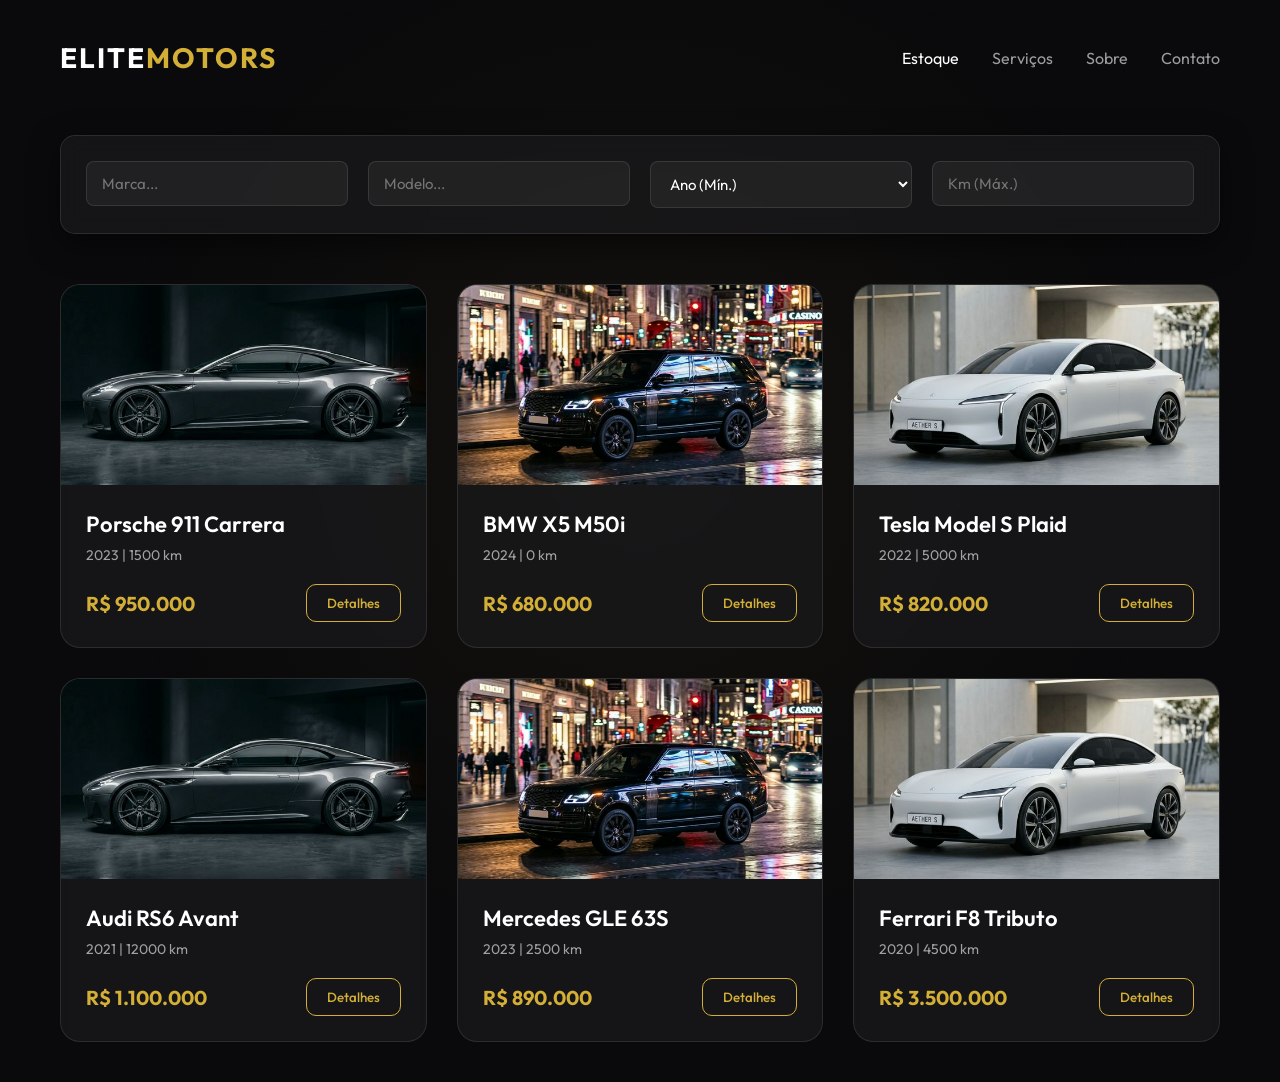
<file: 3.css1.2/index.html>
<!DOCTYPE html>
<html lang="pt-br">

<head>
    <meta charset="UTF-8">
    <meta name="viewport" content="width=device-width, initial-scale=1.0">
    <title>Premium Car Sales | Elite Motors</title>
    <link rel="stylesheet" href="style.css">
    <link rel="preconnect" href="https://fonts.googleapis.com">
    <link rel="preconnect" href="https://fonts.gstatic.com" crossorigin>
    <link href="https://fonts.googleapis.com/css2?family=Outfit:wght@300;400;600;700&display=swap" rel="stylesheet">
</head>

<body>
    <div class="overlay"></div>
    <main class="container">
        <header>
            <div class="logo">
                <h1>ELITE<span>MOTORS</span></h1>
            </div>
            <nav>
                <a href="#" class="active">Estoque</a>
                <a href="#">Serviços</a>
                <a href="#">Sobre</a>
                <a href="#">Contato</a>
            </nav>
        </header>

        <section class="filters-bar">
            <div class="filter-group">
                <input type="text" id="filter-brand" placeholder="Marca...">
            </div>
            <div class="filter-group">
                <input type="text" id="filter-model" placeholder="Modelo...">
            </div>
            <div class="filter-group">
                <select id="filter-year">
                    <option value="">Ano (Mín.)</option>
                    <option value="2020">2020+</option>
                    <option value="2021">2021+</option>
                    <option value="2022">2022+</option>
                    <option value="2023">2023+</option>
                    <option value="2024">2024+</option>
                </select>
            </div>
            <div class="filter-group">
                <input type="number" id="filter-km" placeholder="Km (Máx.)">
            </div>
        </section>

        <section id="car-grid" class="car-grid">
            <!-- Cars will be rendered here by JS -->
        </section>
    </main>

    <script src="script.js"></script>
</body>

</html>
</file>
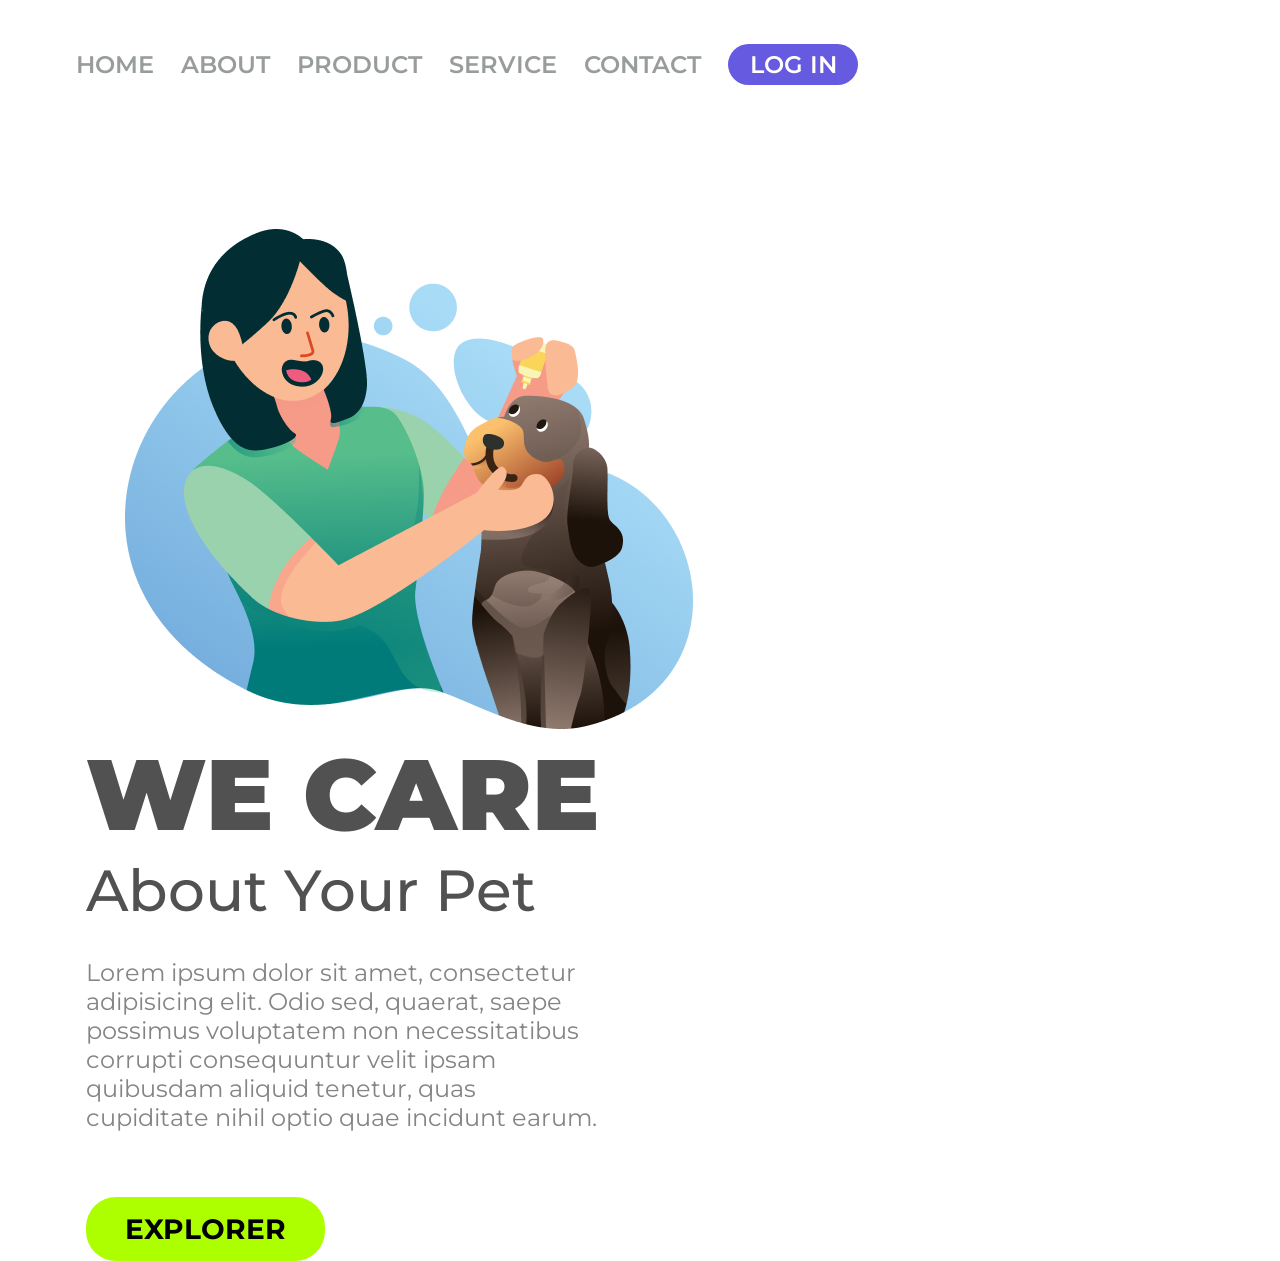
<file: 2.css1.1/Desafios-we-care/index.html>
<!doctype html>
<html lang="pt-br">
  <head>
    <meta charset="UTF-8" />
    <meta name="viewport" content="width=device-width, initial-scale=1.0" />
    <link rel="preconnect" href="https://fonts.googleapis.com" />
    <link rel="preconnect" href="https://fonts.gstatic.com" crossorigin />
    <link
      href="https://fonts.googleapis.com/css2?family=Montserrat:ital,wght@0,100..900;1,100..900&display=swap"
      rel="stylesheet"
    />
    <link rel="stylesheet" href="style.css" />
    <title>We Care</title>
  </head>
  <body>
    <header>
      <a class="link-header">HOME</a>
      <a class="link-header">ABOUT</a>
      <a class="link-header">PRODUCT</a>
      <a class="link-header">SERVICE</a>
      <a class="link-header">CONTACT</a>
      <button class="button-header">LOG IN</button>
    </header>
    <main>
      <img src="./img/logo-we-care.png" alt="we-care-logo" class="logo-image" />
      <section>
      <h1>WE CARE</h1>
      <h2>About Your Pet</h2>
      <p>
        Lorem ipsum dolor sit amet, consectetur adipisicing elit. Odio sed,
        quaerat, saepe possimus voluptatem non necessitatibus corrupti
        consequuntur velit ipsam quibusdam aliquid tenetur, quas cupiditate
        nihil optio quae incidunt earum.
      </p>
      <button class="button-main">EXPLORER</button>
      </section>
    </main>
  </body>
</html>
</file>
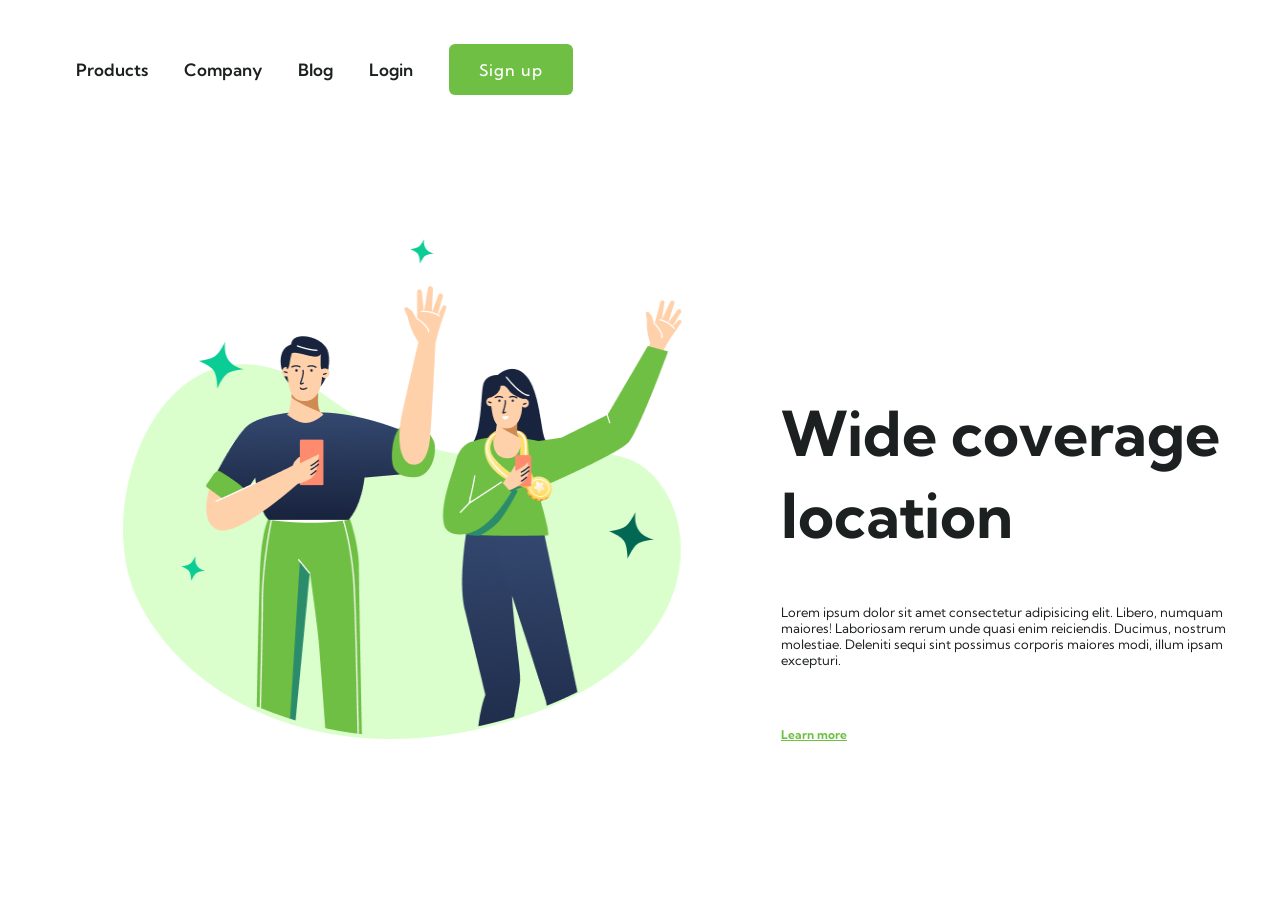
<file: 2.css1.1/Desafios-wide-coverage/index.html>
<!doctype html>
<html lang="pt-br">
  <head>
    <meta charset="UTF-8" />
    <meta name="viewport" content="width=device-width, initial-scale=1.0" />
    <link rel="preconnect" href="https://fonts.googleapis.com" />
    <link rel="preconnect" href="https://fonts.gstatic.com" crossorigin />
    <link
      href="https://fonts.googleapis.com/css2?family=Kumbh+Sans:wght,YOPQ@100..900,300&display=swap"
      rel="stylesheet"
    />
    <link rel="stylesheet" href="style.css" />

    <title>Wide coverage location</title>
  </head>
  <body>
    <header>
      <a class="menu-header">Products</a>
      <a class="menu-header">Company</a>
      <a class="menu-header">Blog</a>
      <a class="menu-header">Login</a>
      <button class="button-header">Sign up</button>
    </header>
    <main>
       <img src="./img/logo.png" alt="logo-wide-coverage" class="logo"/>
      <section>
       
        <h1>Wide coverage location</h1>
        <p>
          Lorem ipsum dolor sit amet consectetur adipisicing elit. Libero,
          numquam maiores! Laboriosam rerum unde quasi enim reiciendis. Ducimus,
          nostrum molestiae. Deleniti sequi sint possimus corporis maiores modi,
          illum ipsam excepturi.
        </p>
        <a class="button-main" href="learn-more.html">Learn more</a>
      </section>
    </main>
  </body>
</html>
</file>
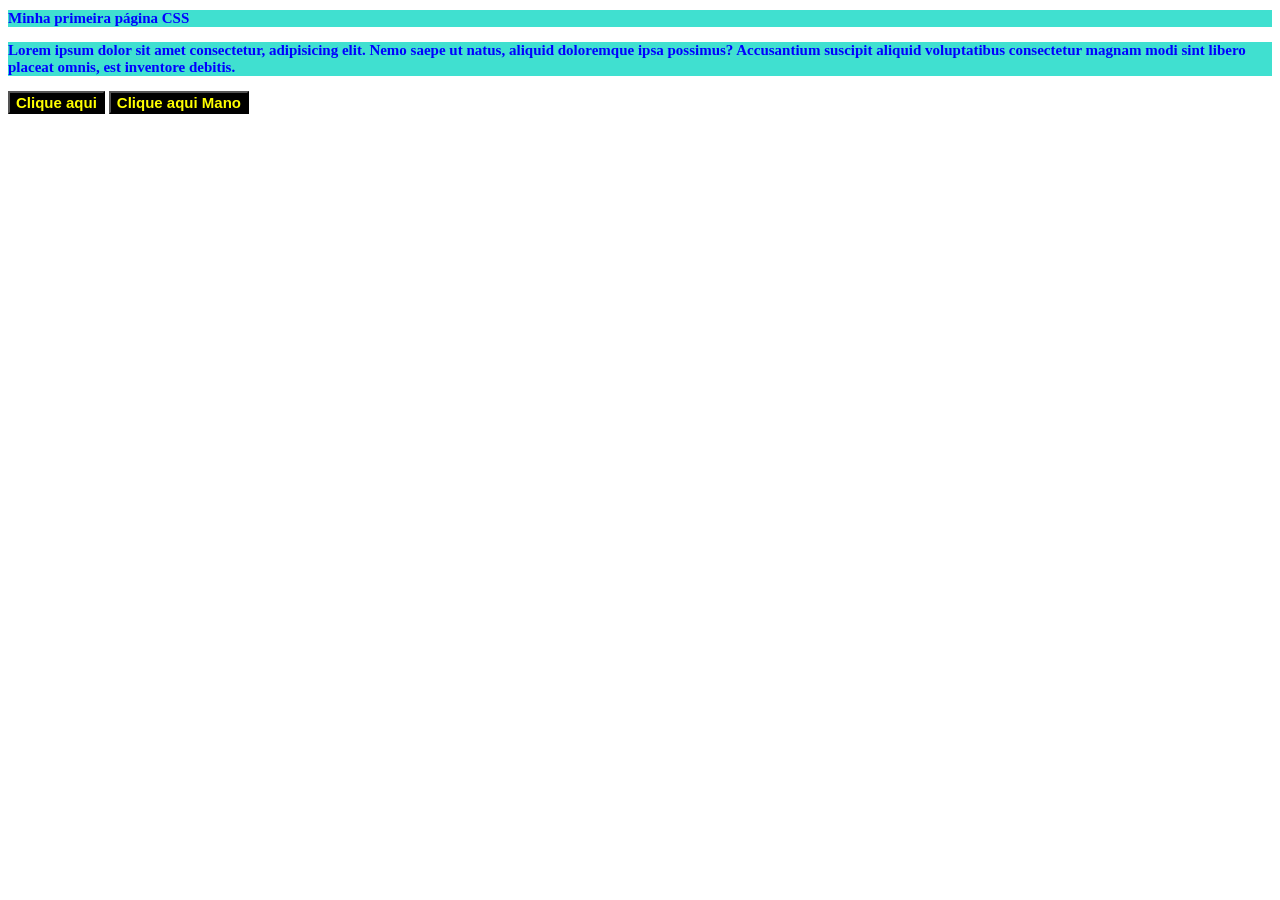
<file: 2.css1.1/1.Introdução/iniciando-css.html>
<!-- ESTRUTURA BASICA CSS -->

<!DOCTYPE html>
<html lang="pt-br">
<head>
    <meta charset="UTF-8">
    <meta name="viewport" content="width=device-width, initial-scale=1.0">
    <link rel="stylesheet" href="style.css">
    <title>CSS</title>
</head>
<body>
<!--
    <h1 id="titulo">Minha primeira página CSS</h1>

    <p id="paragrafo">Lorem ipsum dolor sit amet consectetur, adipisicing elit. 
    Nemo saepe ut natus, aliquid doloremque ipsa possimus? 
    Accusantium suscipit aliquid voluptatibus consectetur magnam modi 
    sint libero placeat omnis, est inventore debitis.</p>

<button id="botao">Clique aqui</button>

<button id="outro-botao">Clique aqui Mano</button>
-->

    <h1 class="texto">Minha primeira página CSS</h1>

    <p class="texto">Lorem ipsum dolor sit amet consectetur, adipisicing elit. 
    Nemo saepe ut natus, aliquid doloremque ipsa possimus? 
    Accusantium suscipit aliquid voluptatibus consectetur magnam modi 
    sint libero placeat omnis, est inventore debitis.</p>

<button class="botao">Clique aqui</button>

<button class="botao">Clique aqui Mano</button>
</body>

</html>
</file>
<file: 3.css1.2/style.css>
:root {
    --bg-dark: #0a0a0c;
    --card-bg: rgba(26, 26, 29, 0.7);
    --accent: #d4af37;
    --accent-hover: #f1c40f;
    --text-primary: #ffffff;
    --text-secondary: rgba(255, 255, 255, 0.6);
    --glass-border: rgba(255, 255, 255, 0.1);
}

* {
    margin: 0;
    padding: 0;
    box-sizing: border-box;
    font-family: 'Outfit', sans-serif;
}

body {
    background: var(--bg-dark);
    color: var(--text-primary);
    min-height: 100vh;
    overflow-x: hidden;
}

.overlay {
    position: fixed;
    top: 0;
    left: 0;
    width: 100%;
    height: 100%;
    background: radial-gradient(circle at 50% 50%, rgba(212, 175, 55, 0.05) 0%, transparent 70%);
    pointer-events: none;
    z-index: -1;
}

.container {
    max-width: 1200px;
    margin: 0 auto;
    padding: 40px 20px;
}

header {
    display: flex;
    justify-content: space-between;
    align-items: center;
    margin-bottom: 60px;
}

.logo h1 {
    font-size: 28px;
    font-weight: 700;
    letter-spacing: 2px;
}

.logo h1 span {
    color: var(--accent);
}

nav a {
    color: var(--text-secondary);
    text-decoration: none;
    margin-left: 30px;
    font-size: 16px;
    transition: color 0.3s ease;
}

nav a.active, nav a:hover {
    color: var(--text-primary);
}

/* Filters Styling */
.filters-bar {
    display: flex;
    gap: 20px;
    background: var(--card-bg);
    backdrop-filter: blur(10px);
    padding: 25px;
    border-radius: 15px;
    border: 1px solid var(--glass-border);
    margin-bottom: 50px;
    box-shadow: 0 10px 30px rgba(0, 0, 0, 0.5);
}

.filter-group {
    flex: 1;
}

.filter-group input, .filter-group select {
    width: 100%;
    background: rgba(255, 255, 255, 0.05);
    border: 1px solid var(--glass-border);
    padding: 12px 15px;
    border-radius: 8px;
    color: white;
    font-size: 15px;
    outline: none;
    transition: border-color 0.3s ease;
}

.filter-group input:focus, .filter-group select:focus {
    border-color: var(--accent);
}

.filter-group select option {
    background: #1a1a1d;
}

/* Grid & Cards Styling */
.car-grid {
    display: grid;
    grid-template-columns: repeat(auto-fill, minmax(320px, 1fr));
    gap: 30px;
}

.car-card {
    background: var(--card-bg);
    border-radius: 20px;
    overflow: hidden;
    border: 1px solid var(--glass-border);
    transition: transform 0.4s cubic-bezier(0.175, 0.885, 0.32, 1.275);
    backdrop-filter: blur(5px);
}

.car-card:hover {
    transform: translateY(-10px);
    border-color: var(--accent);
}

.car-image {
    height: 200px;
    overflow: hidden;
    position: relative;
}

.car-image img {
    width: 100%;
    height: 100%;
    object-fit: cover;
    transition: transform 0.5s ease;
}

.car-card:hover .car-image img {
    transform: scale(1.1);
}

.car-info {
    padding: 25px;
}

.car-info h3 {
    font-size: 22px;
    margin-bottom: 8px;
    font-weight: 600;
}

.car-details {
    color: var(--text-secondary);
    font-size: 14px;
    margin-bottom: 20px;
}

.car-footer {
    display: flex;
    justify-content: space-between;
    align-items: center;
}

.car-price {
    font-size: 20px;
    font-weight: 700;
    color: var(--accent);
}

.btn-details {
    padding: 10px 20px;
    background: transparent;
    border: 1px solid var(--accent);
    color: var(--accent);
    border-radius: 10px;
    cursor: pointer;
    font-family: 'Outfit', sans-serif;
    font-weight: 500;
    transition: all 0.3s ease;
}

.btn-details:hover {
    background: var(--accent);
    color: var(--bg-dark);
}

/* Responsive */
@media (max-width: 768px) {
    .filters-bar {
        flex-direction: column;
    }
    
    header {
        flex-direction: column;
        gap: 20px;
    }
    
    nav a {
        margin: 0 10px;
    }
}
</file>
<file: 2.css1.1/Desafios-we-care/style.css>
*{
    font-family: 'Montserrat', sans-serif;
    margin: 0px;
    padding: 0px;
    box-sizing: border-box;
}

header{
    margin: 44px 0 144px 76px;
}
.link-header {
    font-weight: 600;
    font-size: 24px;
    line-height: 29px;
    color: #989D9C;
    cursor: pointer;
    margin-right: 23px
}

.button-header {
    background: #665AE1;
    border-radius: 20.5px;
    width: 130px;
    height: 41px;
    border: none;
    cursor: pointer;
    font-weight: 600;
    font-size: 24px;
    line-height: 29px;
    color: #FFFFFF;
}

.logo-image{
    width: 568px;  
    height: 500px;
    margin-left: 125px;
    display: inline-block;
}
section{
    display: inline-block;
    margin-left: 86px
}
h1{
    font-weight: 900;
    font-size: 100px;
    line-height: 122px;
    color: #515151;
}
h2{
    font-weight: 500;
    font-size: 58px;
    line-height: 71px;
    color: #515151;
}
p{
    font-weight: 400;
    font-size: 24px;
    line-height: 29px;
    color: #848484;
    width: 515px;
    margin-top: 32px;
    margin-bottom: 65px;
}
.button-main{
    background: #ADFF00;
    border-radius: 30px;
    width: 239px;
    height: 64px;
    border: none;
    cursor: pointer;
    font-weight: 700;
    font-size: 28px;
    line-height: 34px;
    color: #000000;
    filter: drop-shadow();
}
</file>
<file: 2.css1.1/Desafios-wide-coverage/style.css>
*{
    font-family: 'Kumbh Sans', sans-serif;
    margin: 0px;
    padding: 0px;
    box-sizing: border-box;
}
header{
    margin: 44px 0 144px 76px;
}
.menu-header {
    font-weight: 600;
    font-size: 17px;
    line-height: 29px;
    color: #1D2020;
    cursor: pointer;
    margin-right: 32px;
}

.button-header {
    background: #6FBF44;
    border-radius: 6px;
    width: 124px;
    height: 51px;
    border: none;
    cursor: pointer;
    font-weight: 500;
    font-size: 16px;
    line-height: 24px;
    letter-spacing: 1px;
    color: #FFFFFF;
}
.logo {
    margin: 0 0 0 123px;
    width: 570px;
    height: 500px;
    display: inline-block;
}
section {
    margin-left: 84px;
    display: inline-block;
    width: 493px;
}
h1 {
    font-weight: 700;
    font-size: 62px;
    line-height: 82px;   
    color: #1D2020;
    margin-bottom: 0px;
}
p {
    font-weight: 400;
    font-size: 13px;
    line-height: 16px;
    color: #1D2020;
    width: 493px;
    margin-top: 47px;
    margin-bottom: 55px;
}   
.button-main {
    border-radius: 20.5px;
    width: 239px;
    height: 41px;
    border: none;
    cursor: pointer;
    font-weight: 700;
    font-size: 12px;
    line-height: 15px;
    color: #6FBF44;
}
</file>
<file: 2.css1.1/1.Introdução/style.css>
/* SELETOR PELA TAG */ 

/*
h1 {
  color: blue;
  background-color: turquoise;
}
p {
  color: green;
  font-size: 20px;
}
button {
  color: red;
  background-color: black;
} 

          SELETOR PELA ID 
#titulo {
  color: blue;
  background-color: turquoise;
}
#paragrafo {
  color: green;
  font-size: 20px;
}
#botao {
  color: red;
  background-color: black;
}
#outro-botao {
  color: white;
  background-color: green;
} 

          SELETOR PELA CLASSE */

.texto, .botao , p, #botao {
  color: blue;
  background-color: turquoise;
  font-size: 15px;
  font-weight: bold;
}
.botao {
  color: yellow;
  background-color: black;
}
</file>
